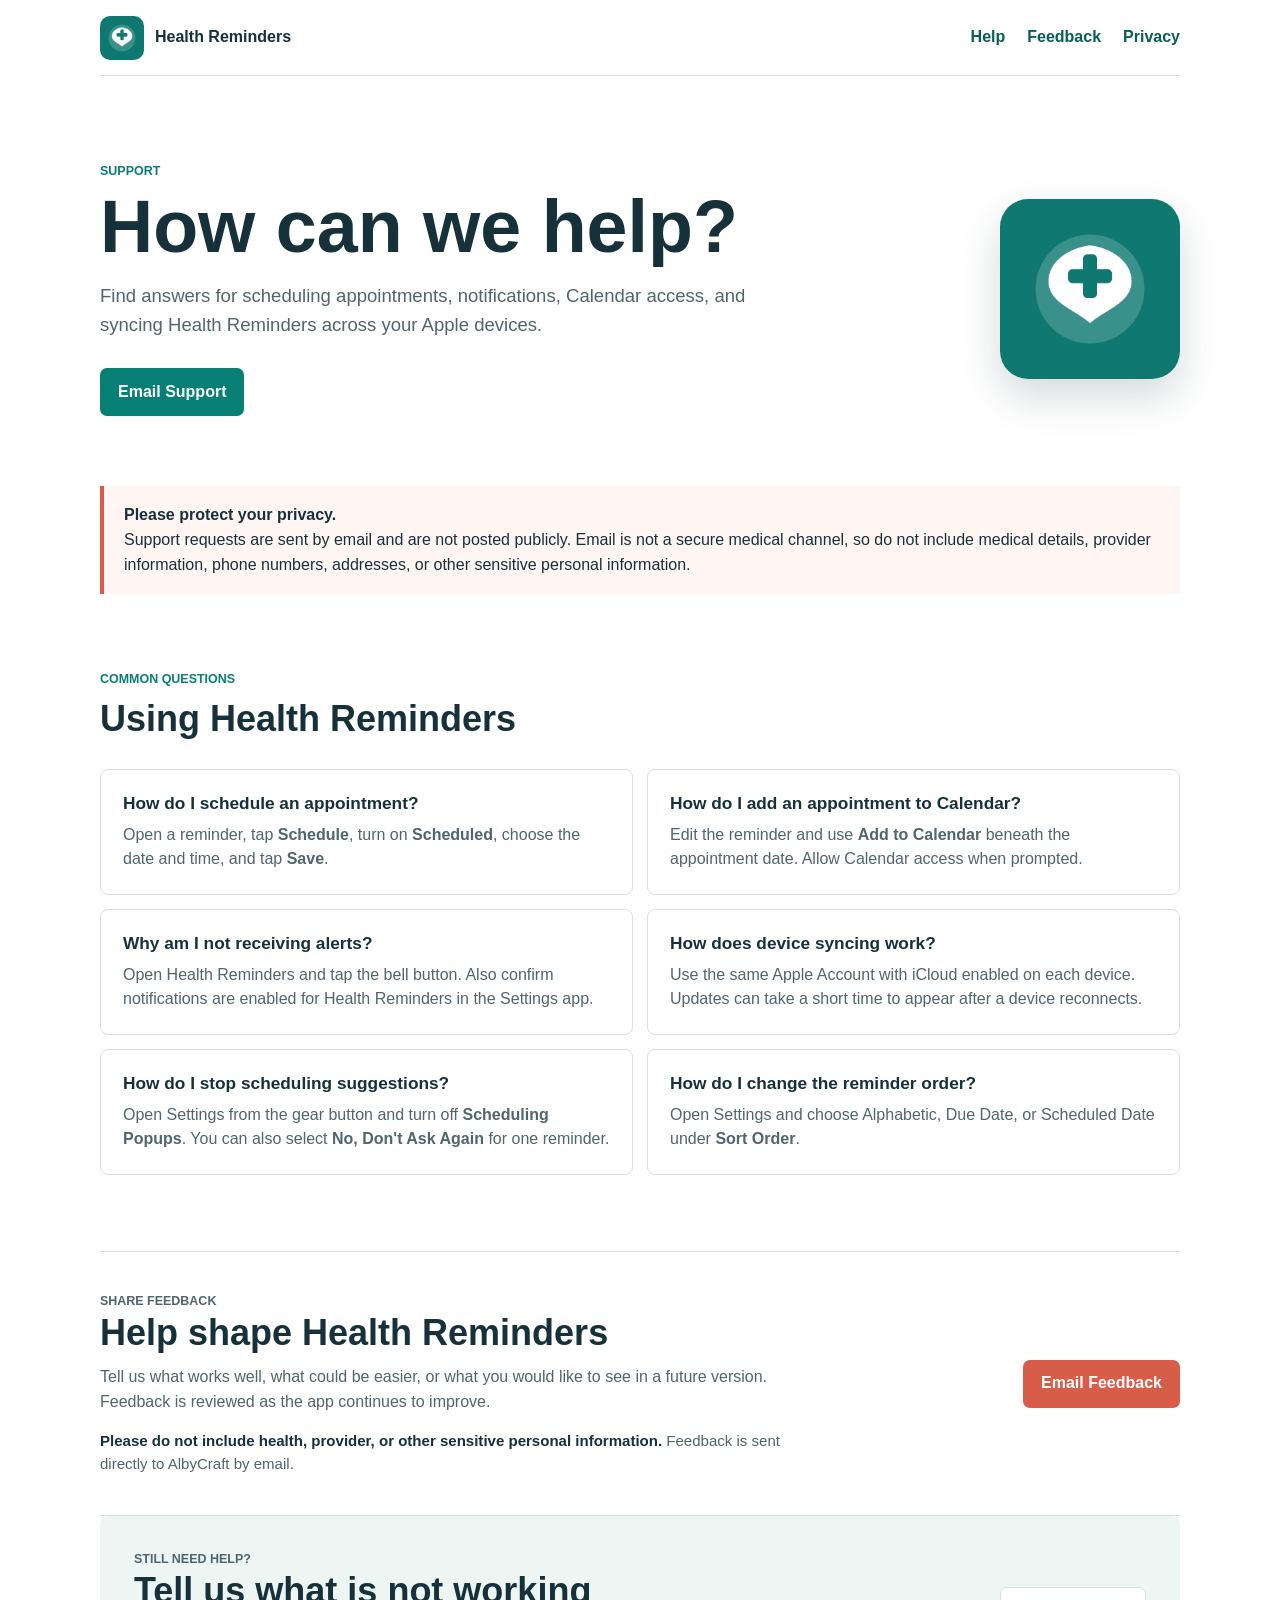
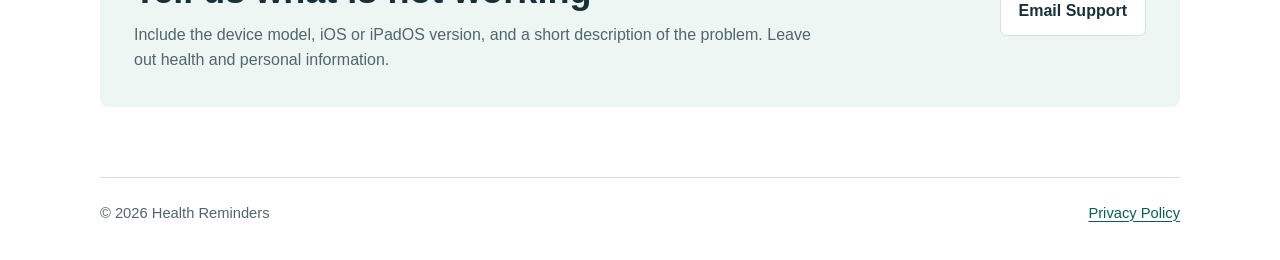
<file: index.html>
<!doctype html>
<html lang="en">
<head>
  <meta charset="utf-8">
  <meta name="viewport" content="width=device-width, initial-scale=1">
  <meta name="description" content="Support and help for the Health Reminders app for iPhone and iPad.">
  <meta name="theme-color" content="#087f75">
  <title>Health Reminders Support</title>
  <link rel="icon" href="assets/app-icon.png">
  <link rel="stylesheet" href="styles.css">
</head>
<body>
  <header class="site-header">
    <a class="brand" href="./" aria-label="Health Reminders Support home">
      <img src="assets/app-icon.png" alt="" width="44" height="44">
      <span>Health Reminders</span>
    </a>
    <nav aria-label="Support navigation">
      <a href="#help">Help</a>
      <a href="#feedback">Feedback</a>
      <a href="privacy.html">Privacy</a>
    </nav>
  </header>

  <main>
    <section class="intro">
      <div class="intro-copy">
        <p class="eyebrow">Support</p>
        <h1>How can we help?</h1>
        <p class="lead">Find answers for scheduling appointments, notifications, Calendar access, and syncing Health Reminders across your Apple devices.</p>
        <a class="primary-action" href="mailto:albycraftsupport@gmail.com?subject=Health%20Reminders%20Support%20Request&amp;body=Device%20model%3A%0AOS%20version%3A%0AHealth%20Reminders%20version%3A%0A%0ADescribe%20the%20problem%3A%0A%0APlease%20do%20not%20include%20medical%20or%20other%20sensitive%20personal%20information.">Email Support</a>
      </div>
      <img class="app-icon" src="assets/app-icon.png" alt="Health Reminders app icon" width="180" height="180">
    </section>

    <section class="support-notice" aria-label="Privacy reminder">
      <strong>Please protect your privacy.</strong>
      Support requests are sent by email and are not posted publicly. Email is not a secure medical channel, so do not include medical details, provider information, phone numbers, addresses, or other sensitive personal information.
    </section>

    <section id="help" class="help-section">
      <div class="section-heading">
        <p class="eyebrow">Common Questions</p>
        <h2>Using Health Reminders</h2>
      </div>

      <div class="faq-grid">
        <article class="faq-item">
          <h3>How do I schedule an appointment?</h3>
          <p>Open a reminder, tap <strong>Schedule</strong>, turn on <strong>Scheduled</strong>, choose the date and time, and tap <strong>Save</strong>.</p>
        </article>

        <article class="faq-item">
          <h3>How do I add an appointment to Calendar?</h3>
          <p>Edit the reminder and use <strong>Add to Calendar</strong> beneath the appointment date. Allow Calendar access when prompted.</p>
        </article>

        <article class="faq-item">
          <h3>Why am I not receiving alerts?</h3>
          <p>Open Health Reminders and tap the bell button. Also confirm notifications are enabled for Health Reminders in the Settings app.</p>
        </article>

        <article class="faq-item">
          <h3>How does device syncing work?</h3>
          <p>Use the same Apple Account with iCloud enabled on each device. Updates can take a short time to appear after a device reconnects.</p>
        </article>

        <article class="faq-item">
          <h3>How do I stop scheduling suggestions?</h3>
          <p>Open Settings from the gear button and turn off <strong>Scheduling Popups</strong>. You can also select <strong>No, Don't Ask Again</strong> for one reminder.</p>
        </article>

        <article class="faq-item">
          <h3>How do I change the reminder order?</h3>
          <p>Open Settings and choose Alphabetic, Due Date, or Scheduled Date under <strong>Sort Order</strong>.</p>
        </article>
      </div>
    </section>

    <section id="feedback" class="feedback-section">
      <div>
        <p class="eyebrow">Share Feedback</p>
        <h2>Help shape Health Reminders</h2>
        <p>Tell us what works well, what could be easier, or what you would like to see in a future version. Feedback is reviewed as the app continues to improve.</p>
        <p class="feedback-privacy"><strong>Please do not include health, provider, or other sensitive personal information.</strong> Feedback is sent directly to AlbyCraft by email.</p>
      </div>
      <a class="feedback-action" href="mailto:albycraftsupport@gmail.com?subject=Health%20Reminders%20Feedback&amp;body=What%20is%20working%20well%3A%0A%0AWhat%20could%20be%20improved%3A%0A%0AFeature%20suggestion%3A%0A%0APlease%20do%20not%20include%20medical%20or%20other%20sensitive%20personal%20information.">Email Feedback</a>
    </section>

    <section class="contact-section">
      <div>
        <p class="eyebrow">Still Need Help?</p>
        <h2>Tell us what is not working</h2>
        <p>Include the device model, iOS or iPadOS version, and a short description of the problem. Leave out health and personal information.</p>
      </div>
      <a class="secondary-action" href="mailto:albycraftsupport@gmail.com?subject=Health%20Reminders%20Support%20Request&amp;body=Device%20model%3A%0AOS%20version%3A%0AHealth%20Reminders%20version%3A%0A%0ADescribe%20the%20problem%3A%0A%0APlease%20do%20not%20include%20medical%20or%20other%20sensitive%20personal%20information.">Email Support</a>
    </section>
  </main>

  <footer>
    <span>&copy; 2026 Health Reminders</span>
    <a href="privacy.html">Privacy Policy</a>
  </footer>
</body>
</html>
</file>
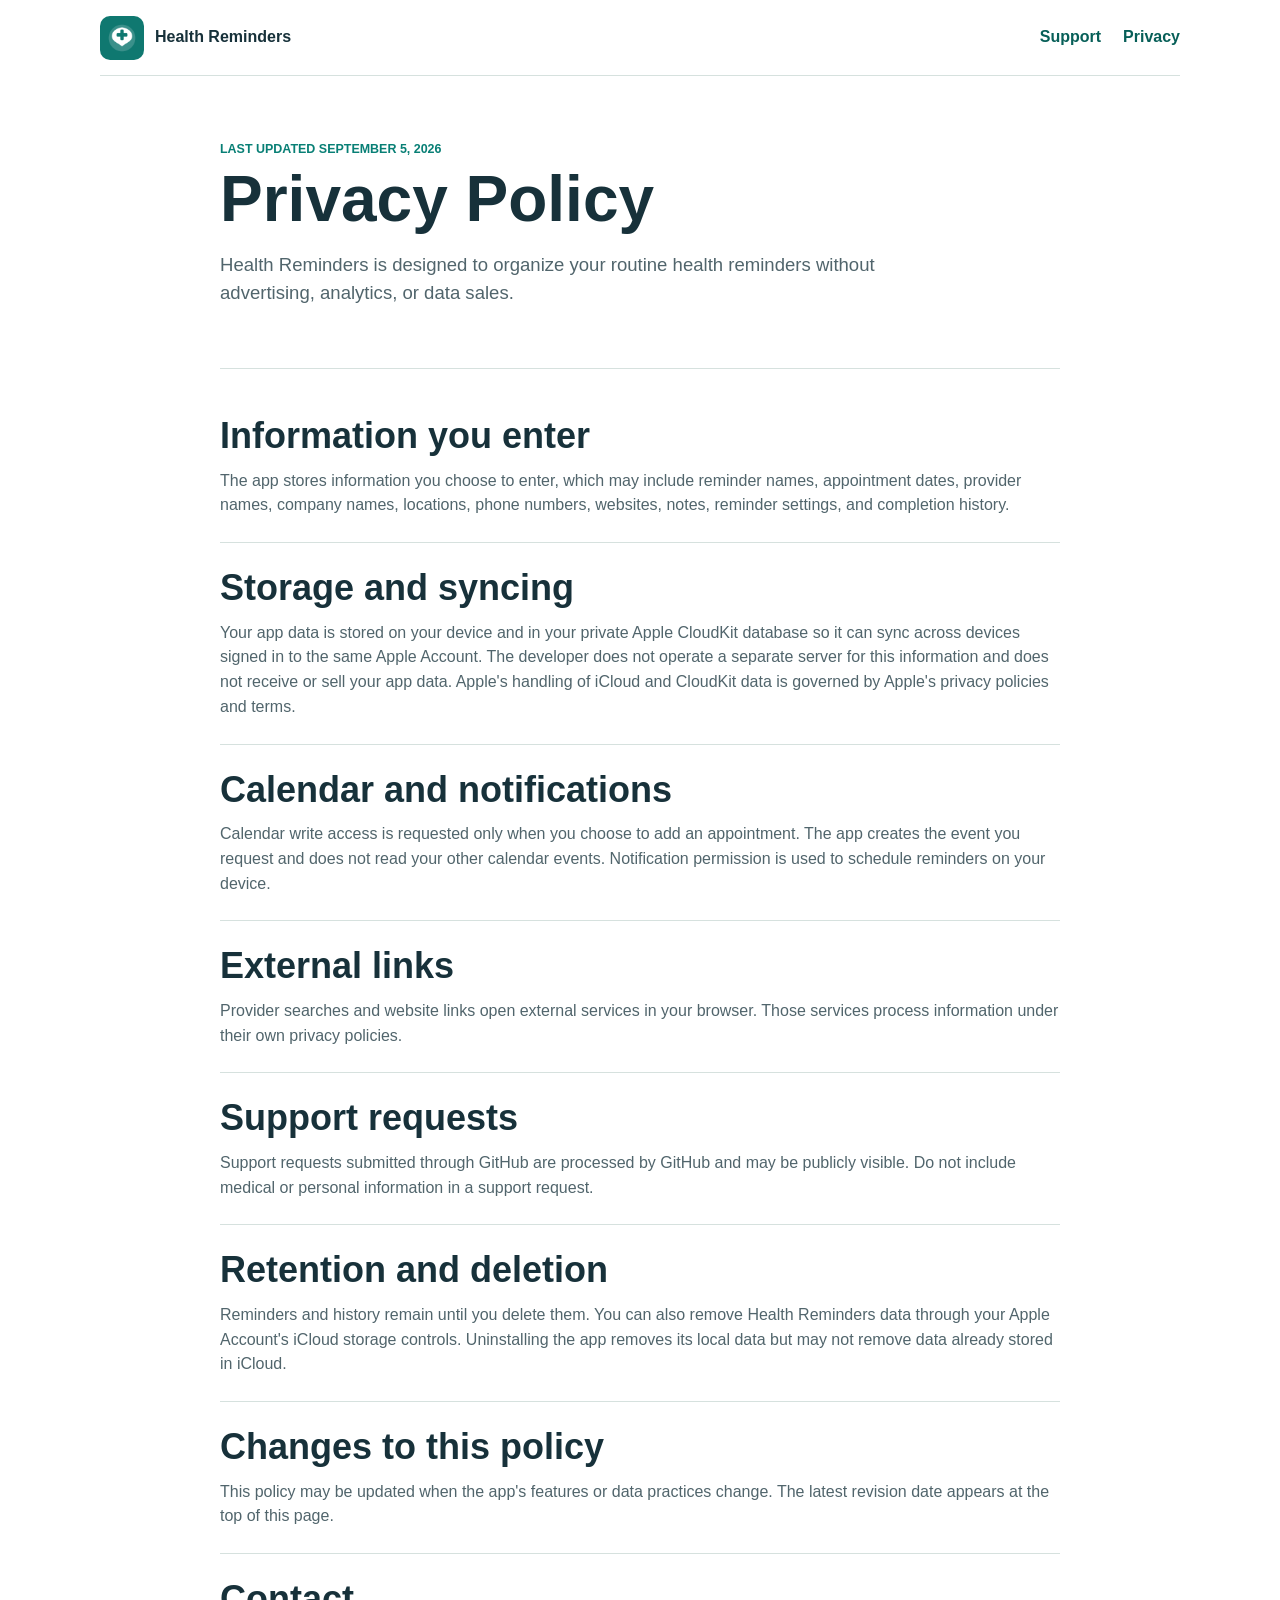
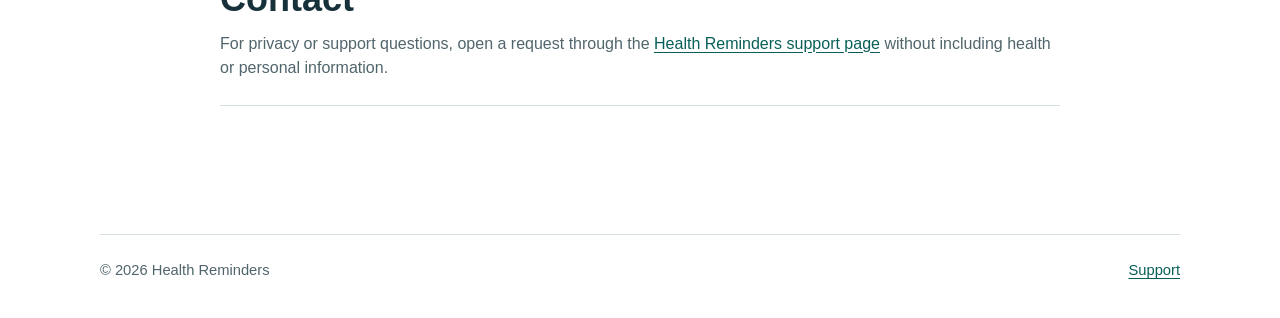
<file: privacy.html>
<!doctype html>
<html lang="en">
<head>
  <meta charset="utf-8">
  <meta name="viewport" content="width=device-width, initial-scale=1">
  <meta name="description" content="Privacy policy for the Health Reminders app.">
  <meta name="theme-color" content="#087f75">
  <title>Privacy Policy - Health Reminders</title>
  <link rel="icon" href="assets/app-icon.png">
  <link rel="stylesheet" href="styles.css">
</head>
<body>
  <header class="site-header">
    <a class="brand" href="./" aria-label="Health Reminders Support home">
      <img src="assets/app-icon.png" alt="" width="44" height="44">
      <span>Health Reminders</span>
    </a>
    <nav aria-label="Support navigation">
      <a href="./">Support</a>
      <a href="privacy.html" aria-current="page">Privacy</a>
    </nav>
  </header>

  <main class="policy-page">
    <div class="policy-heading">
      <p class="eyebrow">Last updated September 5, 2026</p>
      <h1>Privacy Policy</h1>
      <p class="lead">Health Reminders is designed to organize your routine health reminders without advertising, analytics, or data sales.</p>
    </div>

    <div class="policy-content">
      <section>
        <h2>Information you enter</h2>
        <p>The app stores information you choose to enter, which may include reminder names, appointment dates, provider names, company names, locations, phone numbers, websites, notes, reminder settings, and completion history.</p>
      </section>

      <section>
        <h2>Storage and syncing</h2>
        <p>Your app data is stored on your device and in your private Apple CloudKit database so it can sync across devices signed in to the same Apple Account. The developer does not operate a separate server for this information and does not receive or sell your app data. Apple's handling of iCloud and CloudKit data is governed by Apple's privacy policies and terms.</p>
      </section>

      <section>
        <h2>Calendar and notifications</h2>
        <p>Calendar write access is requested only when you choose to add an appointment. The app creates the event you request and does not read your other calendar events. Notification permission is used to schedule reminders on your device.</p>
      </section>

      <section>
        <h2>External links</h2>
        <p>Provider searches and website links open external services in your browser. Those services process information under their own privacy policies.</p>
      </section>

      <section>
        <h2>Support requests</h2>
        <p>Support requests submitted through GitHub are processed by GitHub and may be publicly visible. Do not include medical or personal information in a support request.</p>
      </section>

      <section>
        <h2>Retention and deletion</h2>
        <p>Reminders and history remain until you delete them. You can also remove Health Reminders data through your Apple Account's iCloud storage controls. Uninstalling the app removes its local data but may not remove data already stored in iCloud.</p>
      </section>

      <section>
        <h2>Changes to this policy</h2>
        <p>This policy may be updated when the app's features or data practices change. The latest revision date appears at the top of this page.</p>
      </section>

      <section>
        <h2>Contact</h2>
        <p>For privacy or support questions, open a request through the <a href="https://github.com/twalbrecht1/HealthReminders-Support/issues/new?template=support.yml">Health Reminders support page</a> without including health or personal information.</p>
      </section>
    </div>
  </main>

  <footer>
    <span>&copy; 2026 Health Reminders</span>
    <a href="./">Support</a>
  </footer>
</body>
</html>
</file>
<file: styles.css>
:root {
  color-scheme: light;
  --ink: #17313a;
  --muted: #51656c;
  --surface: #ffffff;
  --soft: #eef6f4;
  --line: #d6e1de;
  --teal: #087f75;
  --teal-dark: #075f58;
  --coral: #d75d49;
  --focus: #005fcc;
  font-family: -apple-system, BlinkMacSystemFont, "Segoe UI", sans-serif;
}

* {
  box-sizing: border-box;
}

html {
  scroll-behavior: smooth;
}

body {
  margin: 0;
  color: var(--ink);
  background: var(--surface);
  line-height: 1.55;
}

a {
  color: var(--teal-dark);
  text-underline-offset: 3px;
}

a:focus-visible {
  outline: 3px solid var(--focus);
  outline-offset: 3px;
}

.site-header,
main,
footer {
  width: min(1080px, calc(100% - 40px));
  margin-inline: auto;
}

.site-header {
  min-height: 76px;
  display: flex;
  align-items: center;
  justify-content: space-between;
  gap: 24px;
  border-bottom: 1px solid var(--line);
}

.brand {
  display: inline-flex;
  align-items: center;
  gap: 11px;
  color: var(--ink);
  font-weight: 750;
  text-decoration: none;
}

.brand img {
  border-radius: 10px;
}

nav {
  display: flex;
  gap: 22px;
}

nav a {
  font-weight: 650;
  text-decoration: none;
}

.intro {
  min-height: 410px;
  display: grid;
  grid-template-columns: minmax(0, 1fr) auto;
  align-items: center;
  gap: clamp(40px, 9vw, 120px);
  padding-block: 58px 42px;
}

.intro-copy {
  max-width: 680px;
}

.eyebrow {
  margin: 0 0 8px;
  color: var(--teal);
  font-size: 0.78rem;
  font-weight: 800;
  text-transform: uppercase;
}

h1,
h2,
h3,
p {
  margin-top: 0;
}

h1 {
  margin-bottom: 18px;
  font-size: clamp(2.4rem, 6vw, 4.6rem);
  line-height: 1.02;
  letter-spacing: 0;
}

h2 {
  margin-bottom: 12px;
  font-size: clamp(1.55rem, 3vw, 2.25rem);
  line-height: 1.15;
  letter-spacing: 0;
}

h3 {
  margin-bottom: 8px;
  font-size: 1.08rem;
  line-height: 1.3;
  letter-spacing: 0;
}

.lead {
  max-width: 690px;
  margin-bottom: 28px;
  color: var(--muted);
  font-size: 1.16rem;
}

.app-icon {
  width: clamp(120px, 20vw, 180px);
  height: auto;
  border-radius: 28px;
  box-shadow: 0 18px 42px rgba(23, 49, 58, 0.18);
}

.primary-action,
.secondary-action,
.feedback-action {
  display: inline-flex;
  min-height: 48px;
  align-items: center;
  justify-content: center;
  padding: 11px 18px;
  border-radius: 7px;
  font-weight: 750;
  text-decoration: none;
}

.primary-action {
  color: #ffffff;
  background: var(--teal);
}

.primary-action:hover {
  background: var(--teal-dark);
}

.secondary-action {
  color: var(--ink);
  background: #ffffff;
  border: 1px solid var(--line);
}

.feedback-action {
  color: #ffffff;
  background: var(--coral);
}

.feedback-action:hover {
  background: #b94635;
}

.support-notice {
  padding: 17px 20px;
  border-left: 4px solid var(--coral);
  background: #fff6f3;
}

.support-notice strong {
  display: block;
}

.help-section {
  padding-block: 76px;
}

.section-heading {
  margin-bottom: 30px;
}

.faq-grid {
  display: grid;
  grid-template-columns: repeat(2, minmax(0, 1fr));
  gap: 14px;
}

.faq-item {
  padding: 22px;
  border: 1px solid var(--line);
  border-radius: 8px;
  background: #ffffff;
}

.faq-item p,
.contact-section p,
.feedback-section p,
.policy-content p {
  margin-bottom: 0;
  color: var(--muted);
}

.contact-section {
  display: flex;
  align-items: center;
  justify-content: space-between;
  gap: 32px;
  padding: 34px;
  border-radius: 8px;
  background: var(--soft);
}

.feedback-section {
  display: grid;
  grid-template-columns: minmax(0, 1fr) auto;
  align-items: center;
  gap: 40px;
  padding-block: 40px;
  border-block: 1px solid var(--line);
}

.feedback-section > div {
  max-width: 720px;
}

.feedback-privacy {
  padding-top: 14px;
  font-size: 0.94rem;
}

.feedback-privacy strong {
  color: var(--ink);
}

.contact-section div {
  max-width: 680px;
}

.policy-page {
  max-width: 840px;
}

.policy-heading {
  padding-block: 64px 32px;
  border-bottom: 1px solid var(--line);
}

.policy-heading h1 {
  font-size: clamp(2.3rem, 6vw, 4rem);
}

.policy-content {
  padding-block: 22px 58px;
}

.policy-content section {
  padding-block: 24px;
  border-bottom: 1px solid var(--line);
}

footer {
  display: flex;
  justify-content: space-between;
  gap: 20px;
  margin-top: 70px;
  padding-block: 24px 36px;
  border-top: 1px solid var(--line);
  color: var(--muted);
  font-size: 0.92rem;
}

@media (max-width: 680px) {
  .site-header,
  main,
  footer {
    width: min(100% - 28px, 1080px);
  }

  .site-header {
    min-height: 68px;
  }

  .brand span {
    display: none;
  }

  .intro {
    min-height: auto;
    grid-template-columns: 1fr;
    gap: 30px;
    padding-block: 44px 34px;
  }

  .app-icon {
    grid-row: 1;
    width: 104px;
    border-radius: 22px;
  }

  .faq-grid {
    grid-template-columns: 1fr;
  }

  .contact-section {
    align-items: flex-start;
    flex-direction: column;
    padding: 24px;
  }

  .feedback-section {
    grid-template-columns: 1fr;
    gap: 22px;
  }

  footer {
    align-items: flex-start;
    flex-direction: column;
  }
}

@media (prefers-reduced-motion: reduce) {
  html {
    scroll-behavior: auto;
  }
}
</file>
